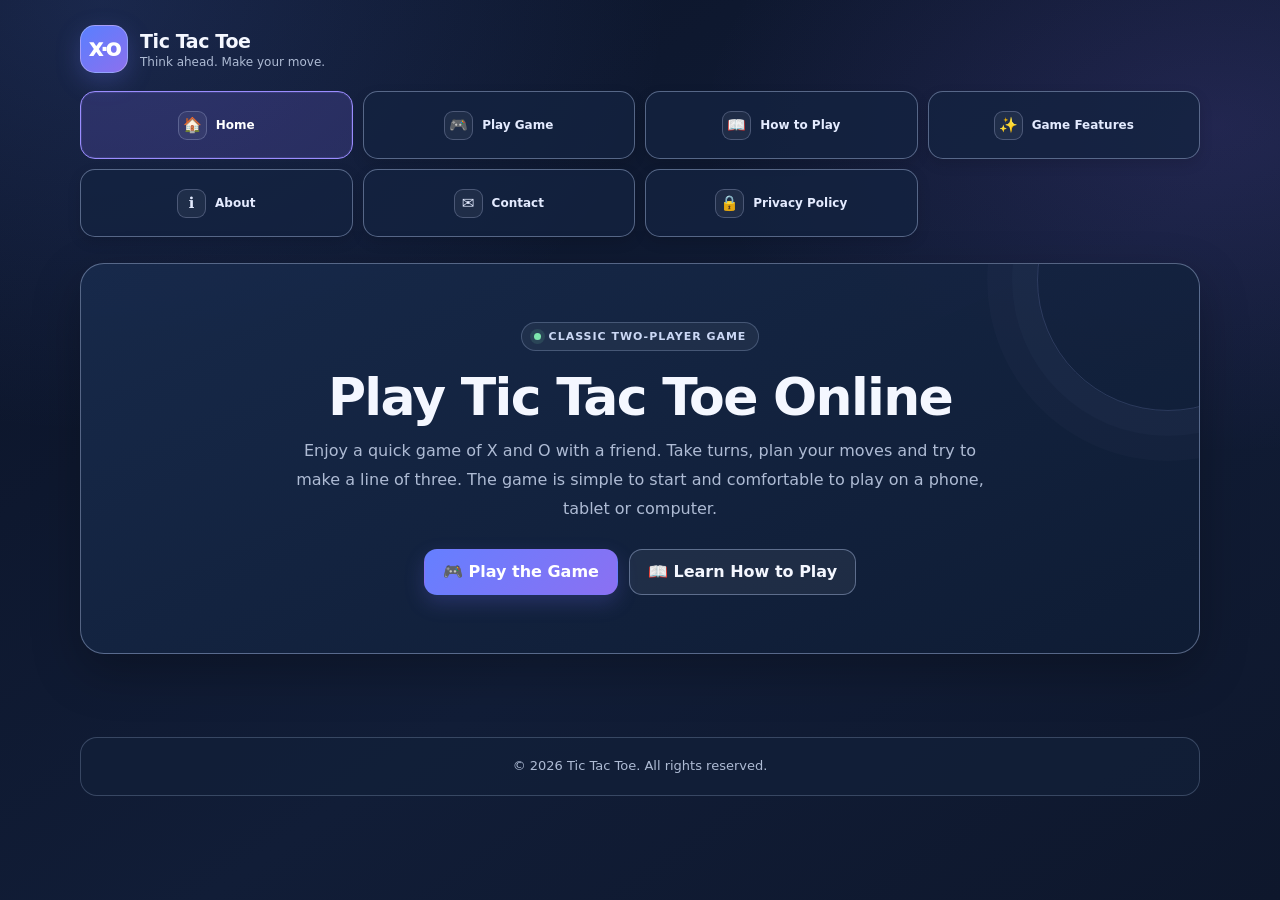
<file: index.html>
<!doctype html>
<html lang="en">
<head>
  
  <meta charset="utf-8">
  <meta name="google-adsense-account" content="ca-pub-5630314416384584">
  <meta name="viewport" content="width=device-width, initial-scale=1">
  <meta name="theme-color" content="#101b35">
  <meta name="description" content="Play a classic two-player Tic Tac Toe game online. Explore the game rules, features and information on separate pages.">
  <title>Tic Tac Toe — Home</title>
  <link rel="stylesheet" href="assets/style.css">
</head>
<body>
  <div class="app">
    <header class="topbar">
      <a class="brand" href="index.html" aria-label="Tic Tac Toe home">
        <span class="brand-mark" aria-hidden="true">X·O</span>
        <span class="brand-copy"><strong>Tic Tac Toe</strong><small>Think ahead. Make your move.</small></span>
      </a>
    </header>
    <nav class="site-nav" aria-label="Main navigation"><a class="nav-link" href="index.html" aria-current="page"><span class="nav-icon" aria-hidden="true">🏠</span><span>Home</span></a><a class="nav-link" href="game.html"><span class="nav-icon" aria-hidden="true">🎮</span><span>Play Game</span></a><a class="nav-link" href="how-to-play.html"><span class="nav-icon" aria-hidden="true">📖</span><span>How to Play</span></a><a class="nav-link" href="features.html"><span class="nav-icon" aria-hidden="true">✨</span><span>Game Features</span></a><a class="nav-link" href="about.html"><span class="nav-icon" aria-hidden="true">ℹ️</span><span>About</span></a><a class="nav-link" href="contact.html"><span class="nav-icon" aria-hidden="true">✉️</span><span>Contact</span></a><a class="nav-link" href="privacy-policy.html"><span class="nav-icon" aria-hidden="true">🔒</span><span>Privacy Policy</span></a></nav>
    <main><section class="hero">
      <span class="eyebrow"><span class="eyebrow-dot"></span> Classic two-player game</span>
      <h1>Play Tic Tac Toe Online</h1>
      <p>Enjoy a quick game of X and O with a friend. Take turns, plan your moves and try to make a line of three. The game is simple to start and comfortable to play on a phone, tablet or computer.</p>
      <div class="hero-actions">
        <a class="button primary" href="game.html">🎮 Play the Game</a>
        <a class="button" href="how-to-play.html">📖 Learn How to Play</a>
      </div>
    </section>
    </section></main>
    <footer class="footer"><p>© 2026 Tic Tac Toe. All rights reserved.</p></footer>
  </div>
  
</body>
</html>
</file>
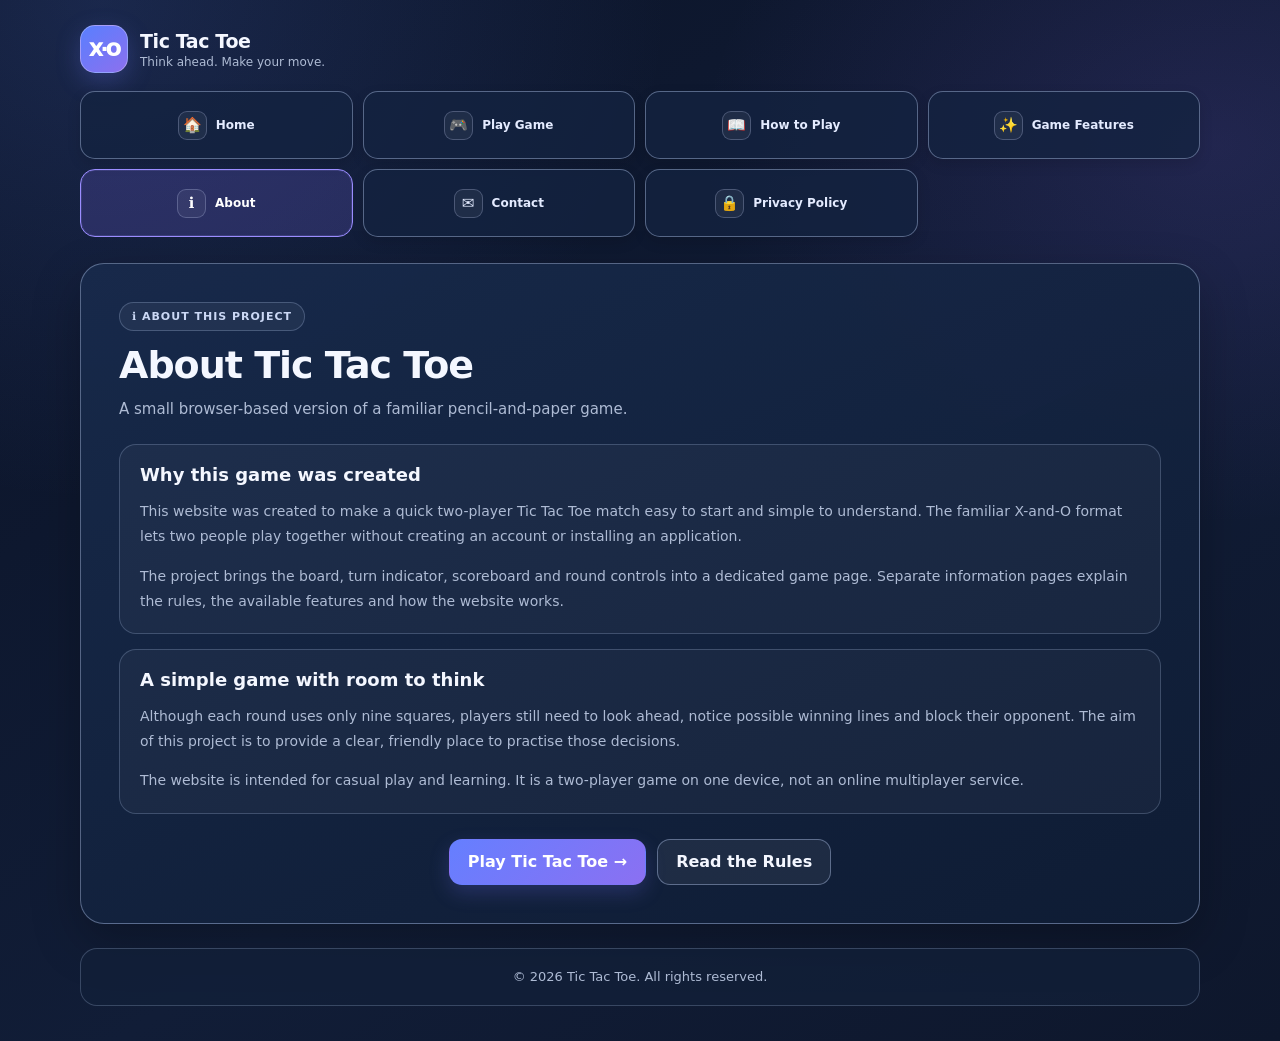
<file: about.html>
<!doctype html>
<html lang="en">
<head>
  <meta charset="utf-8">
  <meta name="viewport" content="width=device-width, initial-scale=1">
  <meta name="theme-color" content="#101b35">
  <meta name="description" content="Learn about this browser-based two-player Tic Tac Toe project and its purpose.">
  <title>About the Tic Tac Toe Game</title>
  <link rel="stylesheet" href="assets/style.css">
</head>
<body>
  <div class="app">
    <header class="topbar">
      <a class="brand" href="index.html" aria-label="Tic Tac Toe home">
        <span class="brand-mark" aria-hidden="true">X·O</span>
        <span class="brand-copy"><strong>Tic Tac Toe</strong><small>Think ahead. Make your move.</small></span>
      </a>
    </header>
    <nav class="site-nav" aria-label="Main navigation"><a class="nav-link" href="index.html"><span class="nav-icon" aria-hidden="true">🏠</span><span>Home</span></a><a class="nav-link" href="game.html"><span class="nav-icon" aria-hidden="true">🎮</span><span>Play Game</span></a><a class="nav-link" href="how-to-play.html"><span class="nav-icon" aria-hidden="true">📖</span><span>How to Play</span></a><a class="nav-link" href="features.html"><span class="nav-icon" aria-hidden="true">✨</span><span>Game Features</span></a><a class="nav-link" href="about.html" aria-current="page"><span class="nav-icon" aria-hidden="true">ℹ️</span><span>About</span></a><a class="nav-link" href="contact.html"><span class="nav-icon" aria-hidden="true">✉️</span><span>Contact</span></a><a class="nav-link" href="privacy-policy.html"><span class="nav-icon" aria-hidden="true">🔒</span><span>Privacy Policy</span></a></nav>
    <main><article class="page-card">
      <header class="page-header"><span class="eyebrow">ℹ️ About this project</span><h1>About Tic Tac Toe</h1><p>A small browser-based version of a familiar pencil-and-paper game.</p></header>
      <section class="content-block"><h2>Why this game was created</h2><p>This website was created to make a quick two-player Tic Tac Toe match easy to start and simple to understand. The familiar X-and-O format lets two people play together without creating an account or installing an application.</p><p>The project brings the board, turn indicator, scoreboard and round controls into a dedicated game page. Separate information pages explain the rules, the available features and how the website works.</p></section>
      <section class="content-block"><h2>A simple game with room to think</h2><p>Although each round uses only nine squares, players still need to look ahead, notice possible winning lines and block their opponent. The aim of this project is to provide a clear, friendly place to practise those decisions.</p><p>The website is intended for casual play and learning. It is a two-player game on one device, not an online multiplayer service.</p></section>
      <div class="hero-actions"><a class="button primary" href="game.html">Play Tic Tac Toe →</a><a class="button" href="how-to-play.html">Read the Rules</a></div>
    </article></main>
    <footer class="footer"><p>© 2026 Tic Tac Toe. All rights reserved.</p></footer>
  </div>
  
</body>
</html>
</file>
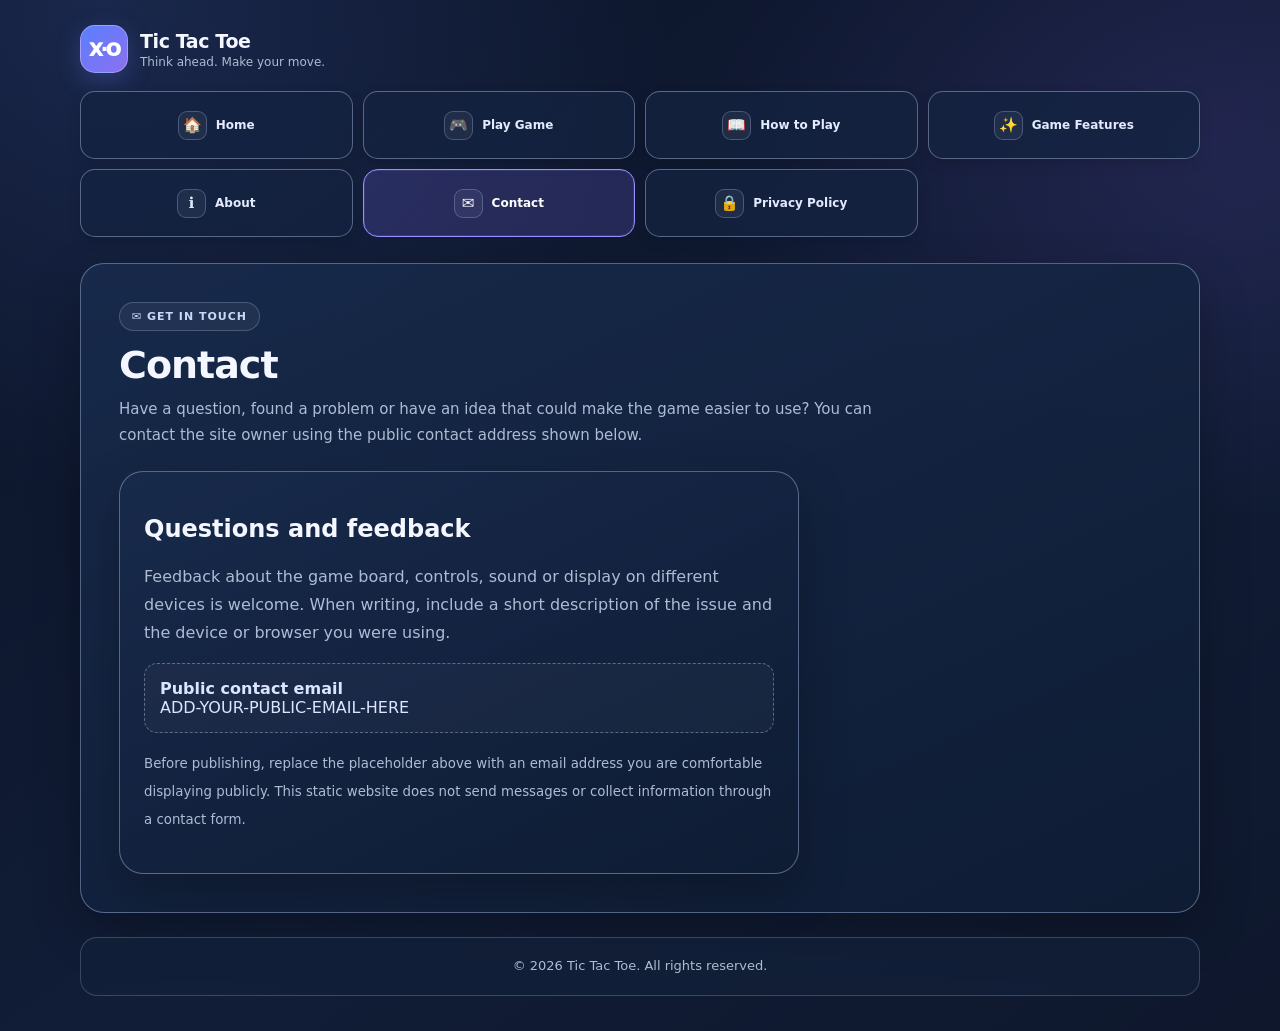
<file: contact.html>
<!doctype html>
<html lang="en">
<head>
  <meta charset="utf-8">
  <meta name="viewport" content="width=device-width, initial-scale=1">
  <meta name="theme-color" content="#101b35">
  <meta name="description" content="Contact the Tic Tac Toe website owner with questions, feedback or bug reports.">
  <title>Contact — Tic Tac Toe</title>
  <link rel="stylesheet" href="assets/style.css">
</head>
<body>
  <div class="app">
    <header class="topbar">
      <a class="brand" href="index.html" aria-label="Tic Tac Toe home">
        <span class="brand-mark" aria-hidden="true">X·O</span>
        <span class="brand-copy"><strong>Tic Tac Toe</strong><small>Think ahead. Make your move.</small></span>
      </a>
    </header>
    <nav class="site-nav" aria-label="Main navigation"><a class="nav-link" href="index.html"><span class="nav-icon" aria-hidden="true">🏠</span><span>Home</span></a><a class="nav-link" href="game.html"><span class="nav-icon" aria-hidden="true">🎮</span><span>Play Game</span></a><a class="nav-link" href="how-to-play.html"><span class="nav-icon" aria-hidden="true">📖</span><span>How to Play</span></a><a class="nav-link" href="features.html"><span class="nav-icon" aria-hidden="true">✨</span><span>Game Features</span></a><a class="nav-link" href="about.html"><span class="nav-icon" aria-hidden="true">ℹ️</span><span>About</span></a><a class="nav-link" href="contact.html" aria-current="page"><span class="nav-icon" aria-hidden="true">✉️</span><span>Contact</span></a><a class="nav-link" href="privacy-policy.html"><span class="nav-icon" aria-hidden="true">🔒</span><span>Privacy Policy</span></a></nav>
    <main><article class="page-card">
      <header class="page-header"><span class="eyebrow">✉️ Get in touch</span><h1>Contact</h1><p>Have a question, found a problem or have an idea that could make the game easier to use? You can contact the site owner using the public contact address shown below.</p></header>
      <section class="contact-card"><h2>Questions and feedback</h2><p>Feedback about the game board, controls, sound or display on different devices is welcome. When writing, include a short description of the issue and the device or browser you were using.</p><div class="contact-address"><strong>Public contact email</strong><br><span>ADD-YOUR-PUBLIC-EMAIL-HERE</span></div><p><small>Before publishing, replace the placeholder above with an email address you are comfortable displaying publicly. This static website does not send messages or collect information through a contact form.</small></p></section>
    </article></main>
    <footer class="footer"><p>© 2026 Tic Tac Toe. All rights reserved.</p></footer>
  </div>
  
</body>
</html>
</file>
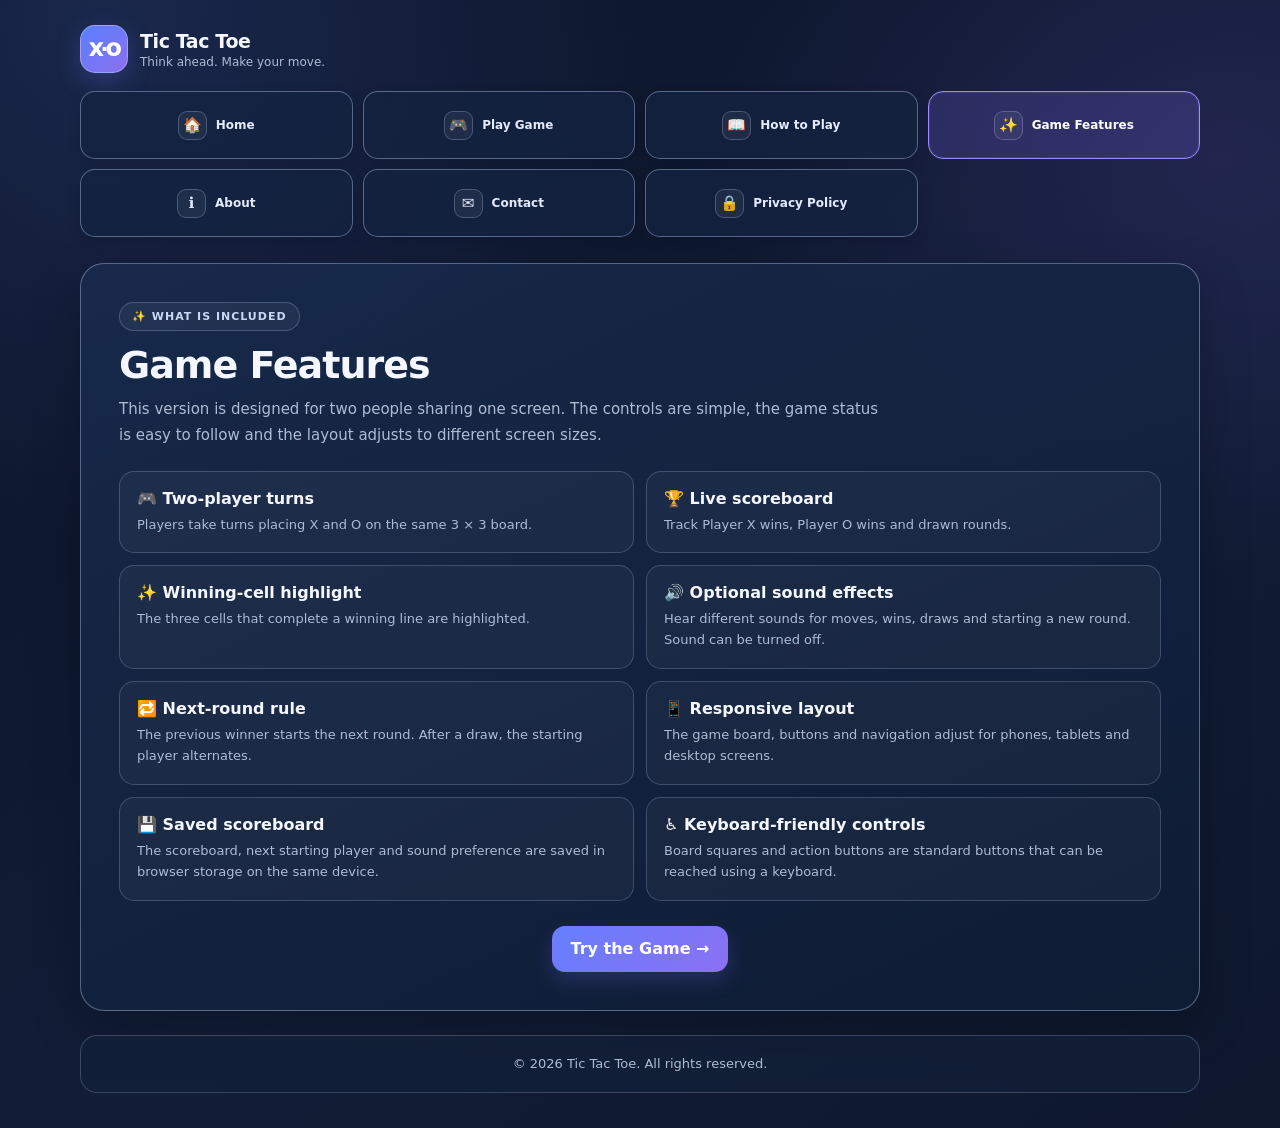
<file: features.html>
<!doctype html>
<html lang="en">
<head>
  <meta charset="utf-8">
  <meta name="viewport" content="width=device-width, initial-scale=1">
  <meta name="theme-color" content="#101b35">
  <meta name="description" content="Explore the Tic Tac Toe game features, including two-player turns, scoreboard, sound effects and responsive design.">
  <title>Tic Tac Toe Game Features</title>
  <link rel="stylesheet" href="assets/style.css">
</head>
<body>
  <div class="app">
    <header class="topbar">
      <a class="brand" href="index.html" aria-label="Tic Tac Toe home">
        <span class="brand-mark" aria-hidden="true">X·O</span>
        <span class="brand-copy"><strong>Tic Tac Toe</strong><small>Think ahead. Make your move.</small></span>
      </a>
    </header>
    <nav class="site-nav" aria-label="Main navigation"><a class="nav-link" href="index.html"><span class="nav-icon" aria-hidden="true">🏠</span><span>Home</span></a><a class="nav-link" href="game.html"><span class="nav-icon" aria-hidden="true">🎮</span><span>Play Game</span></a><a class="nav-link" href="how-to-play.html"><span class="nav-icon" aria-hidden="true">📖</span><span>How to Play</span></a><a class="nav-link" href="features.html" aria-current="page"><span class="nav-icon" aria-hidden="true">✨</span><span>Game Features</span></a><a class="nav-link" href="about.html"><span class="nav-icon" aria-hidden="true">ℹ️</span><span>About</span></a><a class="nav-link" href="contact.html"><span class="nav-icon" aria-hidden="true">✉️</span><span>Contact</span></a><a class="nav-link" href="privacy-policy.html"><span class="nav-icon" aria-hidden="true">🔒</span><span>Privacy Policy</span></a></nav>
    <main><article class="page-card">
      <header class="page-header"><span class="eyebrow">✨ What is included</span><h1>Game Features</h1><p>This version is designed for two people sharing one screen. The controls are simple, the game status is easy to follow and the layout adjusts to different screen sizes.</p></header>
      <section class="feature-grid">
        <div class="feature-item"><strong>🎮 Two-player turns</strong><p>Players take turns placing X and O on the same 3 × 3 board.</p></div>
        <div class="feature-item"><strong>🏆 Live scoreboard</strong><p>Track Player X wins, Player O wins and drawn rounds.</p></div>
        <div class="feature-item"><strong>✨ Winning-cell highlight</strong><p>The three cells that complete a winning line are highlighted.</p></div>
        <div class="feature-item"><strong>🔊 Optional sound effects</strong><p>Hear different sounds for moves, wins, draws and starting a new round. Sound can be turned off.</p></div>
        <div class="feature-item"><strong>🔁 Next-round rule</strong><p>The previous winner starts the next round. After a draw, the starting player alternates.</p></div>
        <div class="feature-item"><strong>📱 Responsive layout</strong><p>The game board, buttons and navigation adjust for phones, tablets and desktop screens.</p></div>
        <div class="feature-item"><strong>💾 Saved scoreboard</strong><p>The scoreboard, next starting player and sound preference are saved in browser storage on the same device.</p></div>
        <div class="feature-item"><strong>♿ Keyboard-friendly controls</strong><p>Board squares and action buttons are standard buttons that can be reached using a keyboard.</p></div>
      </section>
      <div class="hero-actions"><a class="button primary" href="game.html">Try the Game →</a></div>
    </article></main>
    <footer class="footer"><p>© 2026 Tic Tac Toe. All rights reserved.</p></footer>
  </div>
  
</body>
</html>
</file>
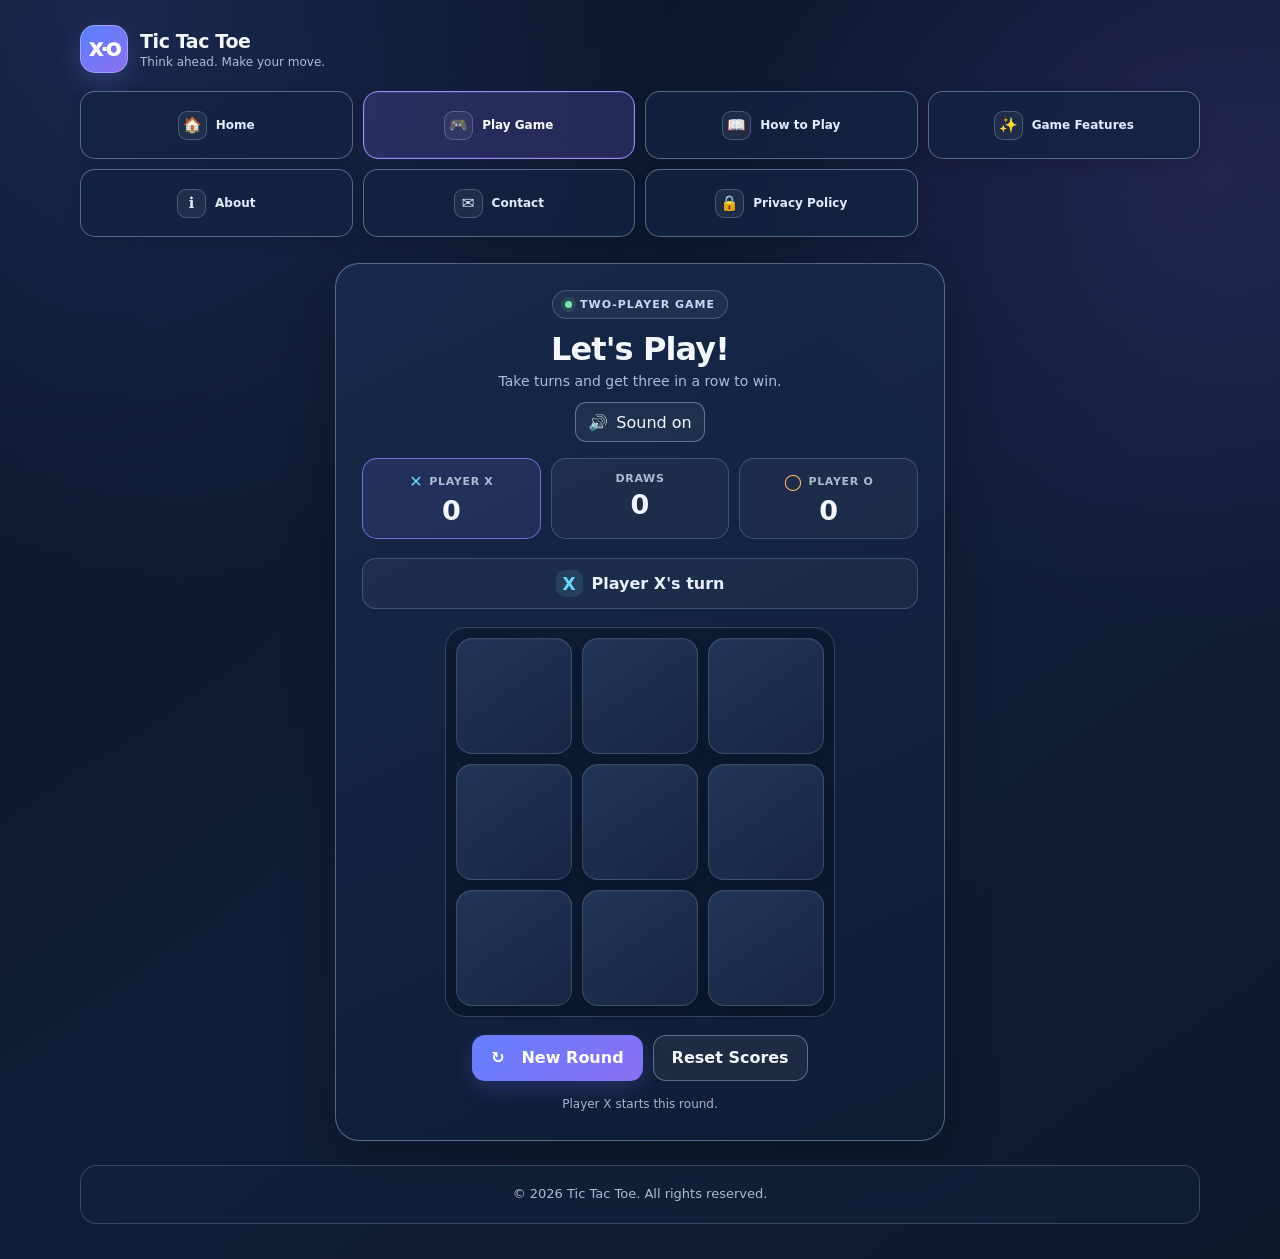
<file: game.html>
<!doctype html>
<html lang="en">
<head>
  <meta charset="utf-8">
  <meta name="viewport" content="width=device-width, initial-scale=1">
  <meta name="theme-color" content="#101b35">
  <meta name="description" content="Play the two-player Tic Tac Toe game. Track wins and draws, highlight winning cells and use optional sound effects.">
  <title>Play Tic Tac Toe — Game</title>
  <link rel="stylesheet" href="assets/style.css">
</head>
<body>
  <div class="app">
    <header class="topbar">
      <a class="brand" href="index.html" aria-label="Tic Tac Toe home">
        <span class="brand-mark" aria-hidden="true">X·O</span>
        <span class="brand-copy"><strong>Tic Tac Toe</strong><small>Think ahead. Make your move.</small></span>
      </a>
    </header>
    <nav class="site-nav" aria-label="Main navigation"><a class="nav-link" href="index.html"><span class="nav-icon" aria-hidden="true">🏠</span><span>Home</span></a><a class="nav-link" href="game.html" aria-current="page"><span class="nav-icon" aria-hidden="true">🎮</span><span>Play Game</span></a><a class="nav-link" href="how-to-play.html"><span class="nav-icon" aria-hidden="true">📖</span><span>How to Play</span></a><a class="nav-link" href="features.html"><span class="nav-icon" aria-hidden="true">✨</span><span>Game Features</span></a><a class="nav-link" href="about.html"><span class="nav-icon" aria-hidden="true">ℹ️</span><span>About</span></a><a class="nav-link" href="contact.html"><span class="nav-icon" aria-hidden="true">✉️</span><span>Contact</span></a><a class="nav-link" href="privacy-policy.html"><span class="nav-icon" aria-hidden="true">🔒</span><span>Privacy Policy</span></a></nav>
    <main><section class="game-shell" aria-label="Tic Tac Toe game">
      <div class="game-intro">
        <span class="eyebrow"><span class="eyebrow-dot"></span> Two-player game</span>
        <h1>Let's Play!</h1>
        <p>Take turns and get three in a row to win.</p>
      </div>
      <div class="sound-row"><button class="sound-toggle" id="soundToggle" type="button" aria-pressed="true" aria-label="Mute sound effects"><span id="soundIcon" aria-hidden="true">🔊</span><span id="soundText">Sound on</span></button></div>
      <section class="scoreboard" aria-label="Scoreboard">
        <div class="score-card active" id="scoreCardX"><div class="score-label"><span class="score-symbol x">✕</span> Player X</div><strong class="score-number" id="scoreX">0</strong></div>
        <div class="score-card" id="scoreCardDraw"><div class="score-label">Draws</div><strong class="score-number" id="scoreDraw">0</strong></div>
        <div class="score-card" id="scoreCardO"><div class="score-label"><span class="score-symbol o">◯</span> Player O</div><strong class="score-number" id="scoreO">0</strong></div>
      </section>
      <div class="status-wrap"><div class="status" id="status" role="status" aria-live="polite"><span class="turn-mark x" id="turnMark">X</span><span id="statusText">Player X's turn</span></div></div>
      <div class="board" id="board" role="group" aria-label="Tic Tac Toe board">
        <button class="cell" type="button" data-index="0" aria-label="Top left, empty"></button>
        <button class="cell" type="button" data-index="1" aria-label="Top middle, empty"></button>
        <button class="cell" type="button" data-index="2" aria-label="Top right, empty"></button>
        <button class="cell" type="button" data-index="3" aria-label="Middle left, empty"></button>
        <button class="cell" type="button" data-index="4" aria-label="Center, empty"></button>
        <button class="cell" type="button" data-index="5" aria-label="Middle right, empty"></button>
        <button class="cell" type="button" data-index="6" aria-label="Bottom left, empty"></button>
        <button class="cell" type="button" data-index="7" aria-label="Bottom middle, empty"></button>
        <button class="cell" type="button" data-index="8" aria-label="Bottom right, empty"></button>
      </div>
      <div class="actions"><button class="button primary" id="nextRound" type="button">↻ &nbsp; New Round</button><button class="button" id="resetScore" type="button">Reset Scores</button></div>
      <p class="hint" id="roundHint">Player X starts this round.</p>
    </section></main>
    <footer class="footer"><p>© 2026 Tic Tac Toe. All rights reserved.</p></footer>
  </div>
  <script src="assets/game.js" defer></script>
</body>
</html>
</file>
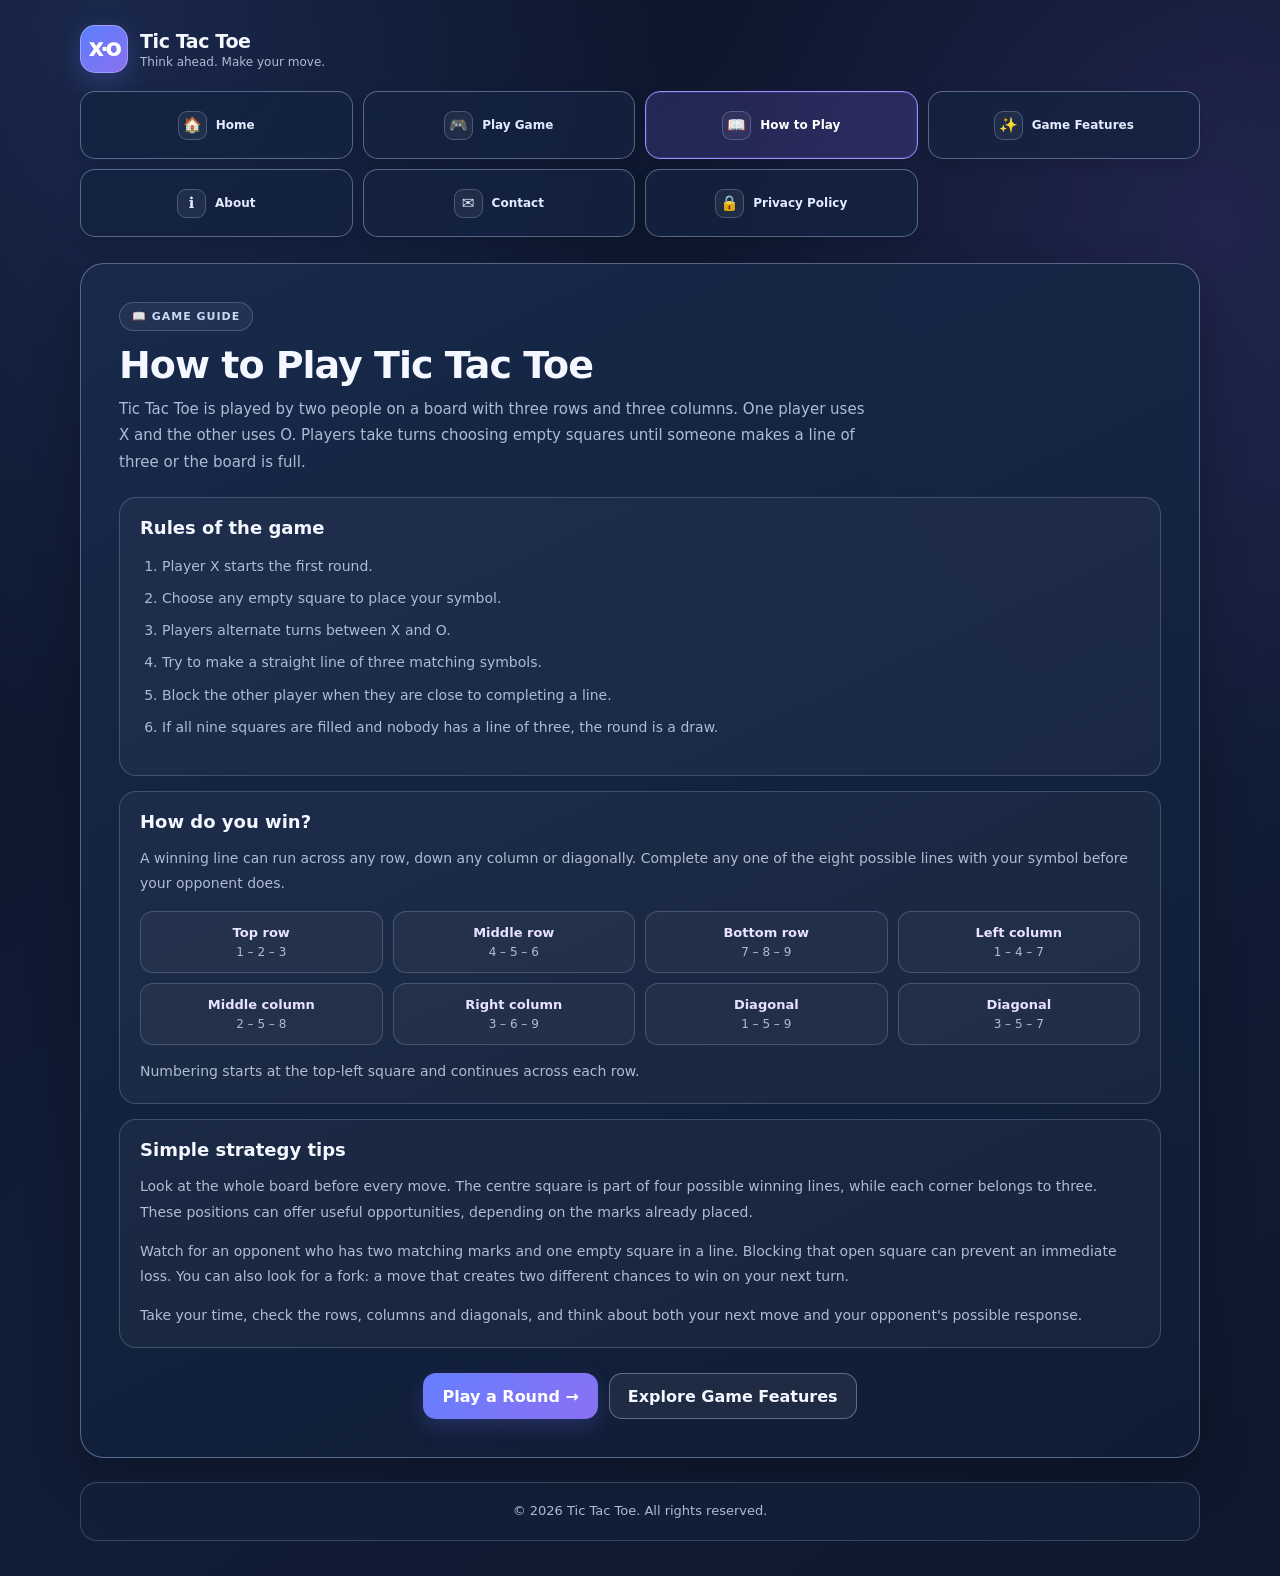
<file: how-to-play.html>
<!doctype html>
<html lang="en">
<head>
  <meta charset="utf-8">
  <meta name="viewport" content="width=device-width, initial-scale=1">
  <meta name="theme-color" content="#101b35">
  <meta name="description" content="Learn Tic Tac Toe rules, turns, draws, the eight winning combinations and beginner strategy tips.">
  <title>How to Play Tic Tac Toe</title>
  <link rel="stylesheet" href="assets/style.css">
</head>
<body>
  <div class="app">
    <header class="topbar">
      <a class="brand" href="index.html" aria-label="Tic Tac Toe home">
        <span class="brand-mark" aria-hidden="true">X·O</span>
        <span class="brand-copy"><strong>Tic Tac Toe</strong><small>Think ahead. Make your move.</small></span>
      </a>
    </header>
    <nav class="site-nav" aria-label="Main navigation"><a class="nav-link" href="index.html"><span class="nav-icon" aria-hidden="true">🏠</span><span>Home</span></a><a class="nav-link" href="game.html"><span class="nav-icon" aria-hidden="true">🎮</span><span>Play Game</span></a><a class="nav-link" href="how-to-play.html" aria-current="page"><span class="nav-icon" aria-hidden="true">📖</span><span>How to Play</span></a><a class="nav-link" href="features.html"><span class="nav-icon" aria-hidden="true">✨</span><span>Game Features</span></a><a class="nav-link" href="about.html"><span class="nav-icon" aria-hidden="true">ℹ️</span><span>About</span></a><a class="nav-link" href="contact.html"><span class="nav-icon" aria-hidden="true">✉️</span><span>Contact</span></a><a class="nav-link" href="privacy-policy.html"><span class="nav-icon" aria-hidden="true">🔒</span><span>Privacy Policy</span></a></nav>
    <main><article class="page-card">
      <header class="page-header"><span class="eyebrow">📖 Game guide</span><h1>How to Play Tic Tac Toe</h1><p>Tic Tac Toe is played by two people on a board with three rows and three columns. One player uses X and the other uses O. Players take turns choosing empty squares until someone makes a line of three or the board is full.</p></header>
      <section class="content-block"><h2>Rules of the game</h2><ol><li>Player X starts the first round.</li><li>Choose any empty square to place your symbol.</li><li>Players alternate turns between X and O.</li><li>Try to make a straight line of three matching symbols.</li><li>Block the other player when they are close to completing a line.</li><li>If all nine squares are filled and nobody has a line of three, the round is a draw.</li></ol></section>
      <section class="content-block"><h2>How do you win?</h2><p>A winning line can run across any row, down any column or diagonally. Complete any one of the eight possible lines with your symbol before your opponent does.</p><div class="combo-grid"><div class="combo"><strong>Top row</strong><span>1 – 2 – 3</span></div><div class="combo"><strong>Middle row</strong><span>4 – 5 – 6</span></div><div class="combo"><strong>Bottom row</strong><span>7 – 8 – 9</span></div><div class="combo"><strong>Left column</strong><span>1 – 4 – 7</span></div><div class="combo"><strong>Middle column</strong><span>2 – 5 – 8</span></div><div class="combo"><strong>Right column</strong><span>3 – 6 – 9</span></div><div class="combo"><strong>Diagonal</strong><span>1 – 5 – 9</span></div><div class="combo"><strong>Diagonal</strong><span>3 – 5 – 7</span></div></div><p>Numbering starts at the top-left square and continues across each row.</p></section>
      <section class="content-block"><h2>Simple strategy tips</h2><p>Look at the whole board before every move. The centre square is part of four possible winning lines, while each corner belongs to three. These positions can offer useful opportunities, depending on the marks already placed.</p><p>Watch for an opponent who has two matching marks and one empty square in a line. Blocking that open square can prevent an immediate loss. You can also look for a fork: a move that creates two different chances to win on your next turn.</p><p>Take your time, check the rows, columns and diagonals, and think about both your next move and your opponent's possible response.</p></section>
      <div class="hero-actions"><a class="button primary" href="game.html">Play a Round →</a><a class="button" href="features.html">Explore Game Features</a></div>
    </article></main>
    <footer class="footer"><p>© 2026 Tic Tac Toe. All rights reserved.</p></footer>
  </div>
  
</body>
</html>
</file>
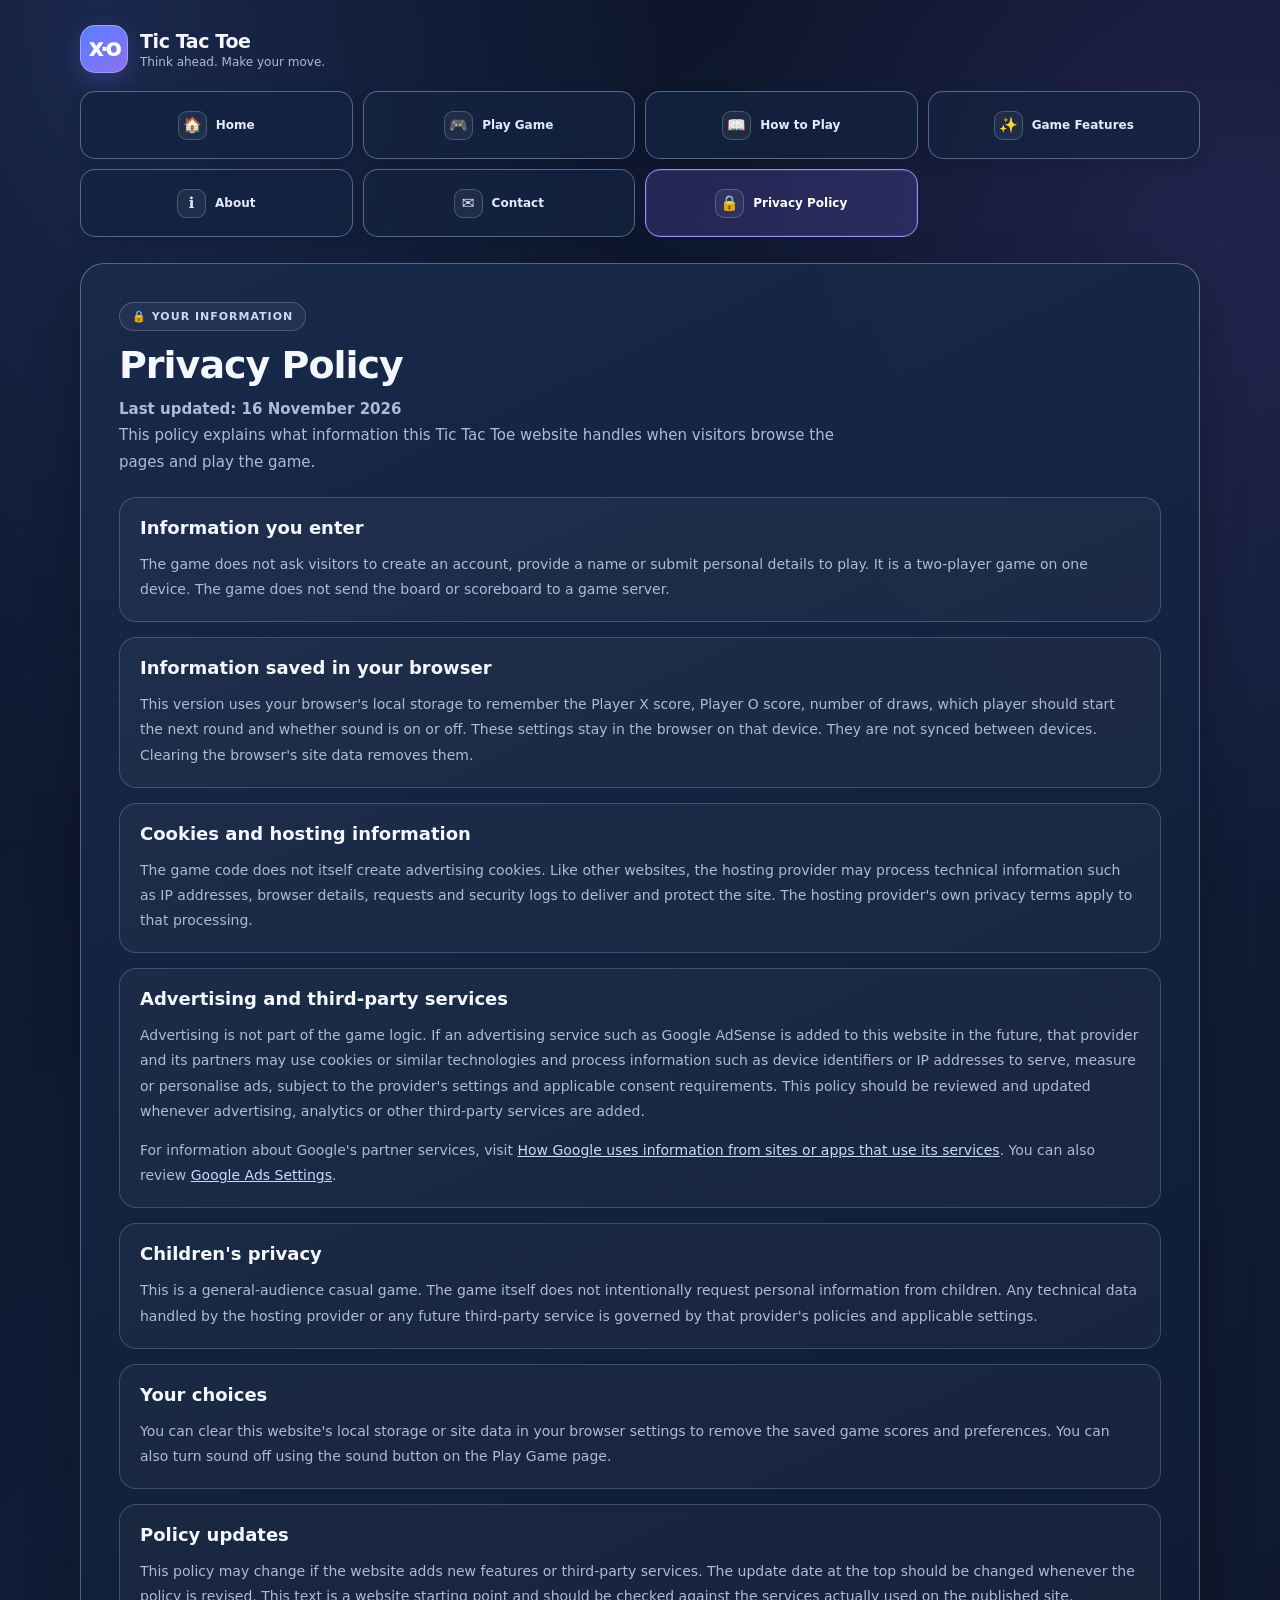
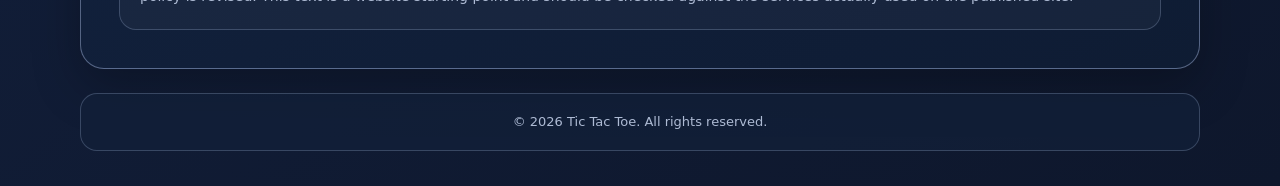
<file: privacy-policy.html>
<!doctype html>
<html lang="en">
<head>
  <meta charset="utf-8">
  <meta name="viewport" content="width=device-width, initial-scale=1">
  <meta name="theme-color" content="#101b35">
  <meta name="description" content="Read the Tic Tac Toe website privacy policy covering browser storage, hosting and third-party advertising technologies.">
  <title>Privacy Policy — Tic Tac Toe</title>
  <link rel="stylesheet" href="assets/style.css">
</head>
<body>
  <div class="app">
    <header class="topbar">
      <a class="brand" href="index.html" aria-label="Tic Tac Toe home">
        <span class="brand-mark" aria-hidden="true">X·O</span>
        <span class="brand-copy"><strong>Tic Tac Toe</strong><small>Think ahead. Make your move.</small></span>
      </a>
    </header>
    <nav class="site-nav" aria-label="Main navigation"><a class="nav-link" href="index.html"><span class="nav-icon" aria-hidden="true">🏠</span><span>Home</span></a><a class="nav-link" href="game.html"><span class="nav-icon" aria-hidden="true">🎮</span><span>Play Game</span></a><a class="nav-link" href="how-to-play.html"><span class="nav-icon" aria-hidden="true">📖</span><span>How to Play</span></a><a class="nav-link" href="features.html"><span class="nav-icon" aria-hidden="true">✨</span><span>Game Features</span></a><a class="nav-link" href="about.html"><span class="nav-icon" aria-hidden="true">ℹ️</span><span>About</span></a><a class="nav-link" href="contact.html"><span class="nav-icon" aria-hidden="true">✉️</span><span>Contact</span></a><a class="nav-link" href="privacy-policy.html" aria-current="page"><span class="nav-icon" aria-hidden="true">🔒</span><span>Privacy Policy</span></a></nav>
    <main><article class="page-card">
      <header class="page-header"><span class="eyebrow">🔒 Your information</span><h1>Privacy Policy</h1><p><strong>Last updated: 16 November 2026</strong></p><p>This policy explains what information this Tic Tac Toe website handles when visitors browse the pages and play the game.</p></header>
      <section class="content-block"><h2>Information you enter</h2><p>The game does not ask visitors to create an account, provide a name or submit personal details to play. It is a two-player game on one device. The game does not send the board or scoreboard to a game server.</p></section>
      <section class="content-block"><h2>Information saved in your browser</h2><p>This version uses your browser's local storage to remember the Player X score, Player O score, number of draws, which player should start the next round and whether sound is on or off. These settings stay in the browser on that device. They are not synced between devices. Clearing the browser's site data removes them.</p></section>
      <section class="content-block"><h2>Cookies and hosting information</h2><p>The game code does not itself create advertising cookies. Like other websites, the hosting provider may process technical information such as IP addresses, browser details, requests and security logs to deliver and protect the site. The hosting provider's own privacy terms apply to that processing.</p></section>
      <section class="content-block"><h2>Advertising and third-party services</h2><p>Advertising is not part of the game logic. If an advertising service such as Google AdSense is added to this website in the future, that provider and its partners may use cookies or similar technologies and process information such as device identifiers or IP addresses to serve, measure or personalise ads, subject to the provider's settings and applicable consent requirements. This policy should be reviewed and updated whenever advertising, analytics or other third-party services are added.</p><p>For information about Google's partner services, visit <a href="https://policies.google.com/technologies/partner-sites" target="_blank" rel="noopener noreferrer">How Google uses information from sites or apps that use its services</a>. You can also review <a href="https://adssettings.google.com/" target="_blank" rel="noopener noreferrer">Google Ads Settings</a>.</p></section>
      <section class="content-block"><h2>Children's privacy</h2><p>This is a general-audience casual game. The game itself does not intentionally request personal information from children. Any technical data handled by the hosting provider or any future third-party service is governed by that provider's policies and applicable settings.</p></section>
      <section class="content-block"><h2>Your choices</h2><p>You can clear this website's local storage or site data in your browser settings to remove the saved game scores and preferences. You can also turn sound off using the sound button on the Play Game page.</p></section>
      <section class="content-block"><h2>Policy updates</h2><p>This policy may change if the website adds new features or third-party services. The update date at the top should be changed whenever the policy is revised. This text is a website starting point and should be checked against the services actually used on the published site.</p></section>
    </article></main>
    <footer class="footer"><p>© 2026 Tic Tac Toe. All rights reserved.</p></footer>
  </div>
  
</body>
</html>
</file>
<file: assets/style.css>
:root {
  color-scheme: dark;
  --bg: #0b1327;
  --bg-2: #111d37;
  --panel: #142341;
  --panel-soft: #192b4c;
  --line: rgba(181, 200, 238, .24);
  --line-strong: rgba(181, 200, 238, .42);
  --text: #f4f7ff;
  --muted: #aebbd4;
  --x: #68d8ff;
  --o: #ffbd72;
  --accent: #8c7cff;
  --success: #a8f0bf;
  --shadow: 0 18px 48px rgba(0, 0, 0, .25);
}
* { box-sizing: border-box; }
html { min-height: 100%; scroll-behavior: smooth; }
body {
  min-height: 100vh;
  margin: 0;
  color: var(--text);
  font-family: Inter, ui-sans-serif, system-ui, -apple-system, BlinkMacSystemFont, "Segoe UI", sans-serif;
  background:
    radial-gradient(ellipse at 8% 0%, rgba(89, 126, 231, .19), transparent 34%),
    radial-gradient(ellipse at 95% 14%, rgba(131, 92, 224, .15), transparent 30%),
    linear-gradient(145deg, var(--bg), var(--bg-2) 58%, #0e172c);
}
a { color: #cbd9ff; }
a:hover { color: #fff; }
button { font: inherit; }
.app { width: min(1120px, calc(100% - 34px)); margin: 0 auto; padding: 25px 0 35px; }
.topbar { display: flex; align-items: center; justify-content: space-between; gap: 18px; margin-bottom: 18px; }
.brand { display: inline-flex; align-items: center; gap: 12px; min-width: 0; text-decoration: none; color: var(--text); }
.brand-mark { width: 48px; height: 48px; display: grid; place-items: center; flex: 0 0 auto; border: 1px solid rgba(255,255,255,.3); border-radius: 15px; background: linear-gradient(140deg, #597fff, #8c70ee); box-shadow: 0 8px 24px rgba(111,123,255,.25); color: white; font-weight: 950; font-size: 18px; letter-spacing: -2px; }
.brand-copy strong { display: block; font-size: 19px; letter-spacing: -.4px; }
.brand-copy small { display: block; margin-top: 3px; color: var(--muted); font-size: 12px; }
.site-nav { display: grid; grid-template-columns: repeat(4, minmax(0, 1fr)); gap: 10px; margin: 0 0 26px; }
.nav-link { min-width: 0; min-height: 68px; display: flex; align-items: center; justify-content: center; gap: 9px; padding: 10px 9px; border: 1px solid var(--line-strong); border-radius: 15px; color: #e4ebff; background: rgba(20,35,65,.78); text-decoration: none; font-size: 12px; font-weight: 750; text-align: center; box-shadow: 0 5px 14px rgba(0,0,0,.12); transition: transform .18s ease, background .18s ease, border-color .18s ease, box-shadow .18s ease; }
.nav-link:hover { transform: translateY(-2px); border-color: rgba(159,174,255,.8); background: #20345a; box-shadow: 0 9px 20px rgba(0,0,0,.2); }
.nav-link[aria-current="page"] { border-color: #9b8dff; background: rgba(125,108,239,.2); box-shadow: inset 0 0 0 1px rgba(155,141,255,.16); color: white; }
.nav-icon { width: 29px; height: 29px; display: inline-grid; place-items: center; flex: 0 0 auto; border: 1px solid rgba(194,207,245,.27); border-radius: 9px; background: rgba(255,255,255,.055); font-size: 15px; }
main { min-height: 450px; }
.hero, .page-card, .info-card, .game-shell, .contact-card, .footer-panel { border: 1px solid var(--line-strong); border-radius: 24px; background: linear-gradient(155deg, rgba(24,42,75,.95), rgba(15,28,52,.96)); box-shadow: var(--shadow); }
.hero { position: relative; overflow: hidden; padding: clamp(28px, 6vw, 58px); text-align: center; }
.hero::before { content: ""; position: absolute; width: 260px; height: 260px; right: -100px; top: -115px; border: 1px solid rgba(173,185,255,.17); border-radius: 50%; box-shadow: 0 0 0 25px rgba(173,185,255,.025), 0 0 0 50px rgba(173,185,255,.02); pointer-events: none; }
.eyebrow { display: inline-flex; align-items: center; gap: 8px; padding: 7px 12px; border: 1px solid rgba(179,200,240,.26); border-radius: 999px; color: #cbd8f5; background: rgba(255,255,255,.05); font-size: 11px; font-weight: 800; letter-spacing: .09em; text-transform: uppercase; }
.eyebrow-dot { width: 7px; height: 7px; border-radius: 50%; background: #7de6ad; box-shadow: 0 0 0 4px rgba(125,230,173,.12); }
h1, h2, h3, h4, p { overflow-wrap: anywhere; }
.hero h1 { max-width: 720px; margin: 18px auto 12px; font-size: clamp(32px, 6vw, 52px); line-height: 1.08; letter-spacing: -1.7px; }
.hero p { max-width: 720px; margin: 0 auto; color: var(--muted); font-size: 16px; line-height: 1.8; }
.hero-actions { display: flex; justify-content: center; flex-wrap: wrap; gap: 11px; margin-top: 25px; }
.button { min-height: 46px; display: inline-flex; align-items: center; justify-content: center; gap: 8px; padding: 0 18px; border: 1px solid var(--line-strong); border-radius: 13px; color: var(--text); background: rgba(255,255,255,.06); text-decoration: none; font-weight: 800; cursor: pointer; transition: transform .16s ease, background .18s ease, border-color .18s ease; }
.button:hover { transform: translateY(-1px); border-color: rgba(186,197,255,.7); background: rgba(255,255,255,.11); }
.button.primary { border-color: transparent; background: linear-gradient(135deg, #657fff, #8b70f2); box-shadow: 0 8px 20px rgba(112,111,245,.22); color: white; }
.button.primary:hover { background: linear-gradient(135deg, #7890ff, #9b82ff); }
.section-heading { margin: 30px 2px 13px; }
.section-heading h2 { margin: 0 0 6px; font-size: clamp(21px, 4vw, 27px); letter-spacing: -.5px; }
.section-heading p { margin: 0; color: var(--muted); font-size: 14px; line-height: 1.65; }
.menu-grid { display: grid; grid-template-columns: repeat(3, minmax(0, 1fr)); gap: 13px; }
.menu-card { min-height: 132px; display: flex; align-items: flex-start; gap: 14px; padding: 19px; border: 1px solid var(--line-strong); border-radius: 18px; color: var(--text); background: rgba(20,35,65,.78); text-decoration: none; box-shadow: 0 8px 22px rgba(0,0,0,.14); transition: transform .18s ease, border-color .18s ease, background .18s ease; }
.menu-card:hover { transform: translateY(-3px); border-color: #9d91ff; background: rgba(39,55,92,.92); }
.menu-card-icon { width: 43px; height: 43px; display: grid; place-items: center; flex: 0 0 auto; border: 1px solid rgba(185,202,244,.35); border-radius: 13px; background: rgba(255,255,255,.055); font-size: 21px; }
.menu-card h3 { margin: 1px 0 6px; font-size: 16px; }
.menu-card p { margin: 0; color: var(--muted); font-size: 13px; line-height: 1.55; }
.menu-card .arrow { display: block; margin-top: 9px; color: #c6bcff; font-size: 12px; font-weight: 800; }
.page-card { padding: clamp(22px, 5vw, 38px); }
.page-header { margin-bottom: 22px; }
.page-header .eyebrow { margin-bottom: 12px; }
.page-header h1 { margin: 0 0 9px; font-size: clamp(27px, 5vw, 38px); letter-spacing: -1px; }
.page-header p { max-width: 760px; margin: 0; color: var(--muted); font-size: 15px; line-height: 1.75; }
.content-block { margin-top: 15px; padding: 19px 20px; border: 1px solid var(--line); border-radius: 17px; background: rgba(255,255,255,.035); }
.content-block h2, .content-block h3 { margin: 0 0 9px; font-size: 18px; }
.content-block p, .content-block li { color: var(--muted); font-size: 14px; line-height: 1.8; }
.content-block p:last-child { margin-bottom: 0; }
.content-block ul, .content-block ol { padding-left: 22px; }
.content-block li + li { margin-top: 7px; }
.feature-grid { display: grid; grid-template-columns: repeat(2, minmax(0,1fr)); gap: 12px; }
.feature-item { padding: 17px; border: 1px solid var(--line); border-radius: 15px; background: rgba(255,255,255,.035); }
.feature-item strong { display: block; margin-bottom: 6px; }
.feature-item p { margin: 0; color: var(--muted); font-size: 13px; line-height: 1.65; }
.combo-grid { display: grid; grid-template-columns: repeat(4, minmax(0,1fr)); gap: 10px; margin-top: 15px; }
.combo { padding: 13px 10px; border: 1px solid var(--line); border-radius: 13px; background: rgba(255,255,255,.035); text-align: center; }
.combo strong { display: block; color: #e8e2ff; font-size: 13px; }
.combo span { display: block; margin-top: 5px; color: var(--muted); font-size: 12px; }
.contact-card { max-width: 680px; padding: 24px; }
.contact-card p { color: var(--muted); line-height: 1.75; }
.contact-address { margin-top: 15px; padding: 15px; border: 1px dashed var(--line-strong); border-radius: 13px; background: rgba(255,255,255,.03); color: #dce5ff; }
.footer { margin-top: 24px; padding: 18px 20px; border: 1px solid var(--line); border-radius: 17px; background: rgba(18,32,58,.72); text-align: center; }
.footer p { margin: 0; color: var(--muted); font-size: 13px; line-height: 1.6; }
/* Game styles */
.game-shell { width: min(100%, 610px); margin: 0 auto; padding: clamp(16px, 4vw, 26px); }
.game-intro { margin: 0 0 20px; text-align: center; }
.game-intro h1 { margin: 11px 0 5px; font-size: clamp(25px, 5vw, 32px); letter-spacing: -.9px; }
.game-intro p { margin: 0; color: var(--muted); font-size: 14px; }
.sound-toggle { min-height: 40px; display: inline-flex; align-items: center; justify-content: center; gap: 8px; padding: 0 12px; border: 1px solid var(--line-strong); border-radius: 11px; color: var(--text); background: rgba(255,255,255,.05); cursor: pointer; }
.sound-toggle:hover { background: rgba(255,255,255,.1); }
.sound-row { display: flex; justify-content: center; margin: -7px 0 16px; }
.scoreboard { display: grid; grid-template-columns: repeat(3, minmax(0,1fr)); gap: 10px; margin-bottom: 16px; }
.score-card { min-width: 0; padding: 13px 8px 12px; border: 1px solid var(--line); border-radius: 15px; background: rgba(255,255,255,.04); text-align: center; transition: border-color .2s, background .2s; }
.score-card.active { border-color: rgba(140,124,255,.8); background: rgba(140,124,255,.12); }
.score-label { display: flex; align-items: center; justify-content: center; gap: 6px; color: var(--muted); font-size: 11px; font-weight: 800; letter-spacing: .06em; text-transform: uppercase; }
.score-symbol { font-size: 16px; font-weight: 900; }
.score-symbol.x { color: var(--x); }
.score-symbol.o { color: var(--o); }
.score-number { display: block; margin-top: 5px; font-size: 27px; line-height: 1.1; font-weight: 850; font-variant-numeric: tabular-nums; }
.status-wrap { min-height: 58px; display: flex; align-items: center; margin-bottom: 14px; }
.status { width: 100%; min-height: 51px; display: flex; align-items: center; justify-content: center; gap: 9px; padding: 10px 14px; border: 1px solid var(--line); border-radius: 14px; background: rgba(255,255,255,.04); color: #e8eeff; text-align: center; font-weight: 750; }
.status.result { border-color: rgba(168,240,191,.45); color: var(--success); background: rgba(77,179,112,.09); animation: result-in .3s ease both; }
.turn-mark { width: 27px; height: 27px; display: inline-grid; place-items: center; border-radius: 9px; font-size: 17px; font-weight: 900; }
.turn-mark.x { color: var(--x); background: rgba(104,216,255,.12); }
.turn-mark.o { color: var(--o); background: rgba(255,189,114,.12); }
.board { width: min(100%, 390px); aspect-ratio: 1; display: grid; grid-template-columns: repeat(3,minmax(0,1fr)); gap: 10px; margin: 0 auto; padding: 10px; border: 1px solid var(--line); border-radius: 21px; background: rgba(5,12,27,.34); }
.cell { min-width: 0; display: grid; place-items: center; border: 1px solid rgba(177,197,235,.2); border-radius: 16px; color: var(--text); background: linear-gradient(145deg, rgba(36,54,88,.94), rgba(24,39,68,.97)); box-shadow: inset 0 1px 0 rgba(255,255,255,.045), 0 5px 12px rgba(0,0,0,.12); font-size: clamp(42px, 11vw, 68px); line-height: 1; font-weight: 900; cursor: pointer; transition: transform .16s ease, background .2s ease, border-color .2s ease, box-shadow .2s ease; -webkit-tap-highlight-color: transparent; }
.cell:not(:disabled):hover { transform: translateY(-2px); border-color: rgba(164,180,255,.65); background: linear-gradient(145deg, rgba(48,68,108,.98), rgba(29,47,82,.98)); }
.cell:disabled { cursor: default; }
.cell.mark-x { color: var(--x); text-shadow: 0 0 24px rgba(104,216,255,.24); animation: mark-pop .22s ease both; }
.cell.mark-o { color: var(--o); text-shadow: 0 0 24px rgba(255,189,114,.2); animation: mark-pop .22s ease both; }
.cell.winning { border-color: rgba(168,240,191,.95); color: #d4ffe0; background: linear-gradient(145deg, rgba(55,127,91,.78), rgba(31,94,70,.86)); box-shadow: 0 0 0 2px rgba(168,240,191,.14), 0 0 22px rgba(95,221,142,.18); animation: win-pulse .8s ease-in-out infinite alternate; }
@keyframes mark-pop { from { opacity: .3; transform: scale(.75); } to { opacity: 1; transform: scale(1); } }
@keyframes win-pulse { from { box-shadow: 0 0 0 2px rgba(168,240,191,.08), 0 0 12px rgba(95,221,142,.10); } to { box-shadow: 0 0 0 3px rgba(168,240,191,.2), 0 0 24px rgba(95,221,142,.25); } }
@keyframes result-in { from { opacity: .55; transform: translateY(5px); } to { opacity: 1; transform: translateY(0); } }
.actions { display: flex; justify-content: center; flex-wrap: wrap; gap: 10px; margin-top: 18px; }
.hint { margin: 14px 0 0; color: #a7b5d1; text-align: center; font-size: 12px; line-height: 1.6; }
:focus-visible { outline: 3px solid rgba(140,124,255,.85); outline-offset: 3px; }
@media (max-width: 900px) { .site-nav { grid-template-columns: repeat(3,minmax(0,1fr)); } .menu-grid { grid-template-columns: repeat(2,minmax(0,1fr)); } }
@media (max-width: 600px) {
  .app { width: min(100% - 24px, 1120px); padding-top: 17px; }
  .topbar { margin-bottom: 15px; }
  .brand-mark { width: 42px; height: 42px; border-radius: 13px; }
  .brand-copy strong { font-size: 17px; }
  .site-nav { grid-template-columns: repeat(2,minmax(0,1fr)); gap: 8px; margin-bottom: 17px; }
  .nav-link { min-height: 56px; justify-content: flex-start; padding: 8px 10px; font-size: 12px; }
  .nav-icon { width: 27px; height: 27px; }
  .hero { padding: 28px 19px; border-radius: 19px; }
  .hero p { font-size: 14px; }
  .menu-grid, .feature-grid { grid-template-columns: 1fr; }
  .menu-card { min-height: 105px; padding: 16px; }
  .page-card { padding: 20px 15px; border-radius: 19px; }
  .combo-grid { grid-template-columns: repeat(2,minmax(0,1fr)); }
  .game-shell { border-radius: 19px; }
  .board { gap: 7px; padding: 7px; border-radius: 17px; }
  .cell { border-radius: 13px; }
  .scoreboard { gap: 7px; }
  .score-card { padding: 11px 5px; }
  .score-label { font-size: 10px; }
  .score-number { font-size: 24px; }
  .button { min-height: 44px; padding: 0 14px; }
}
@media (prefers-reduced-motion: reduce) { *, *::before, *::after { scroll-behavior: auto !important; animation-duration: .01ms !important; animation-iteration-count: 1 !important; transition-duration: .01ms !important; } }

/* Small usability refinements */
.nav-link, .menu-card, .button, .cell { -webkit-tap-highlight-color: transparent; }
.nav-link:focus-visible, .menu-card:focus-visible, .button:focus-visible, .cell:focus-visible { outline: 3px solid rgba(140,124,255,.9); outline-offset: 3px; }
@media (min-width: 901px) { .site-nav { grid-template-columns: repeat(4, minmax(0, 1fr)); } }
</file>
